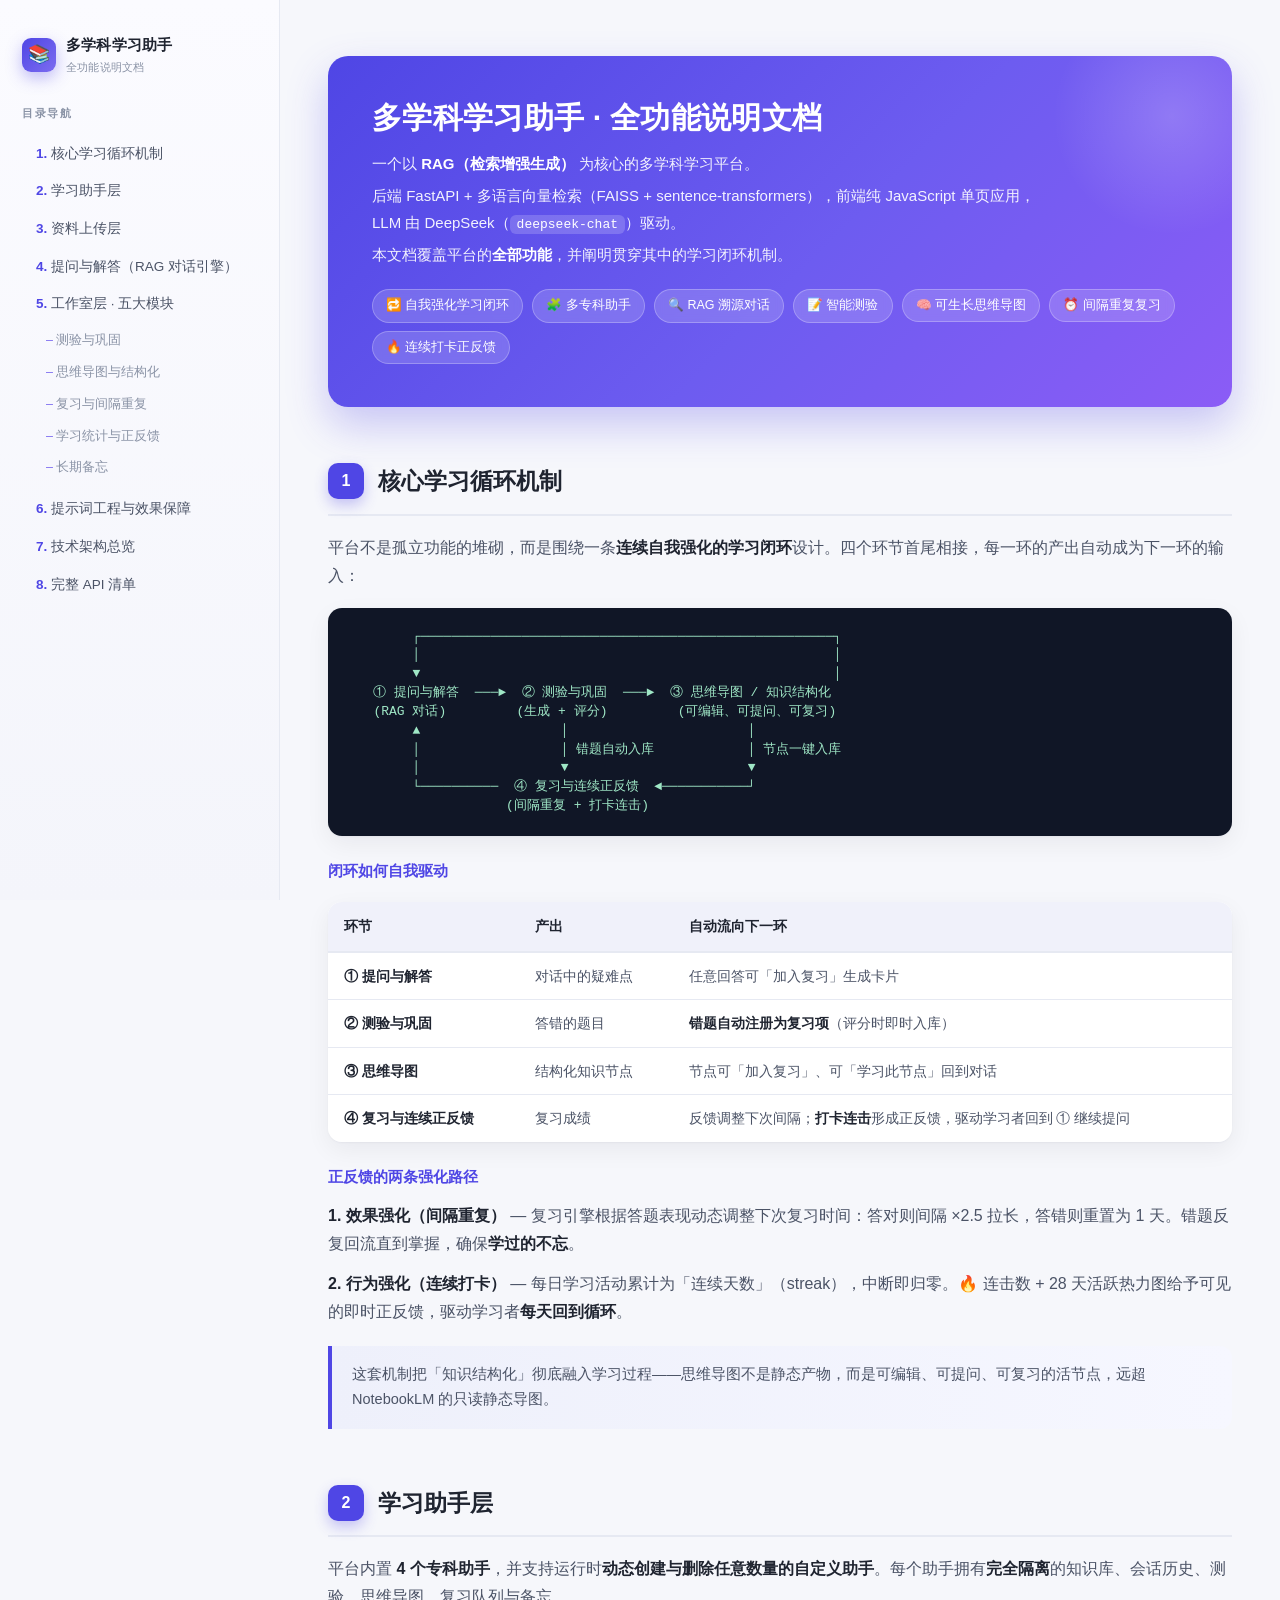
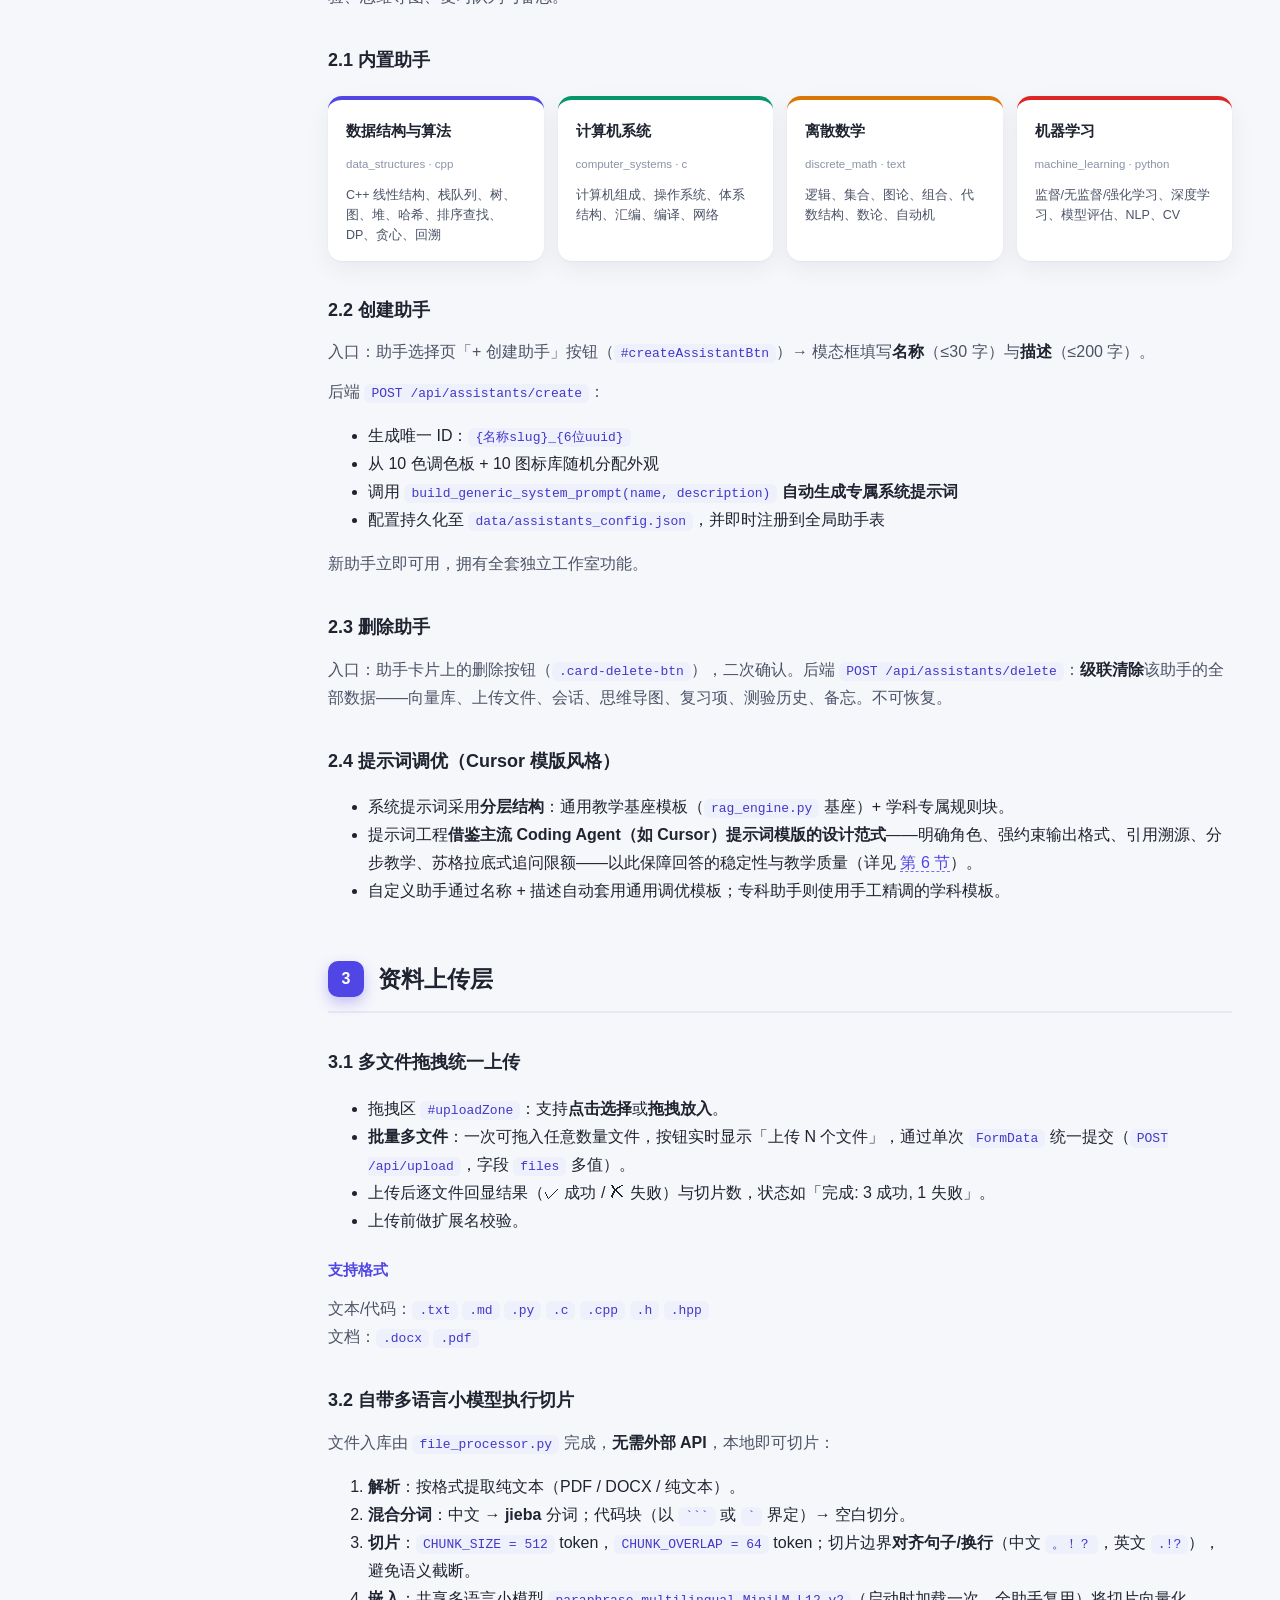
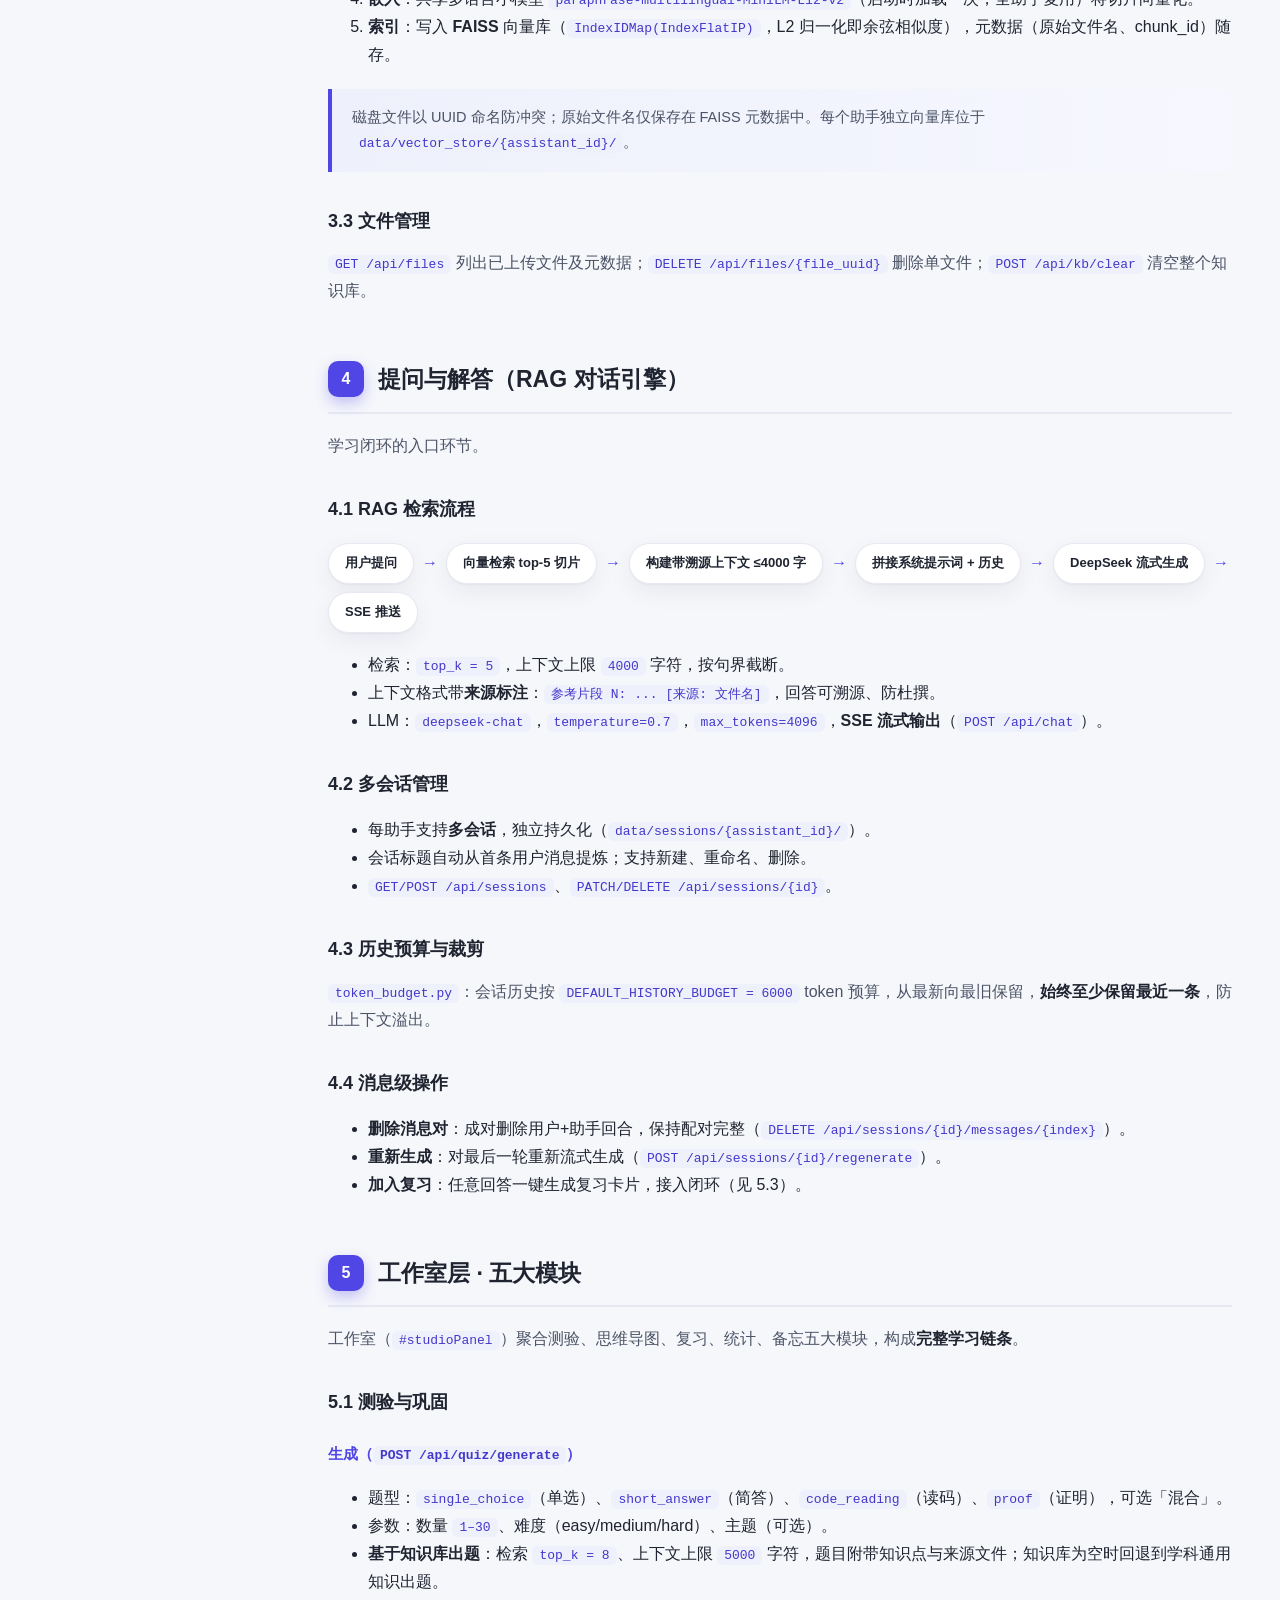
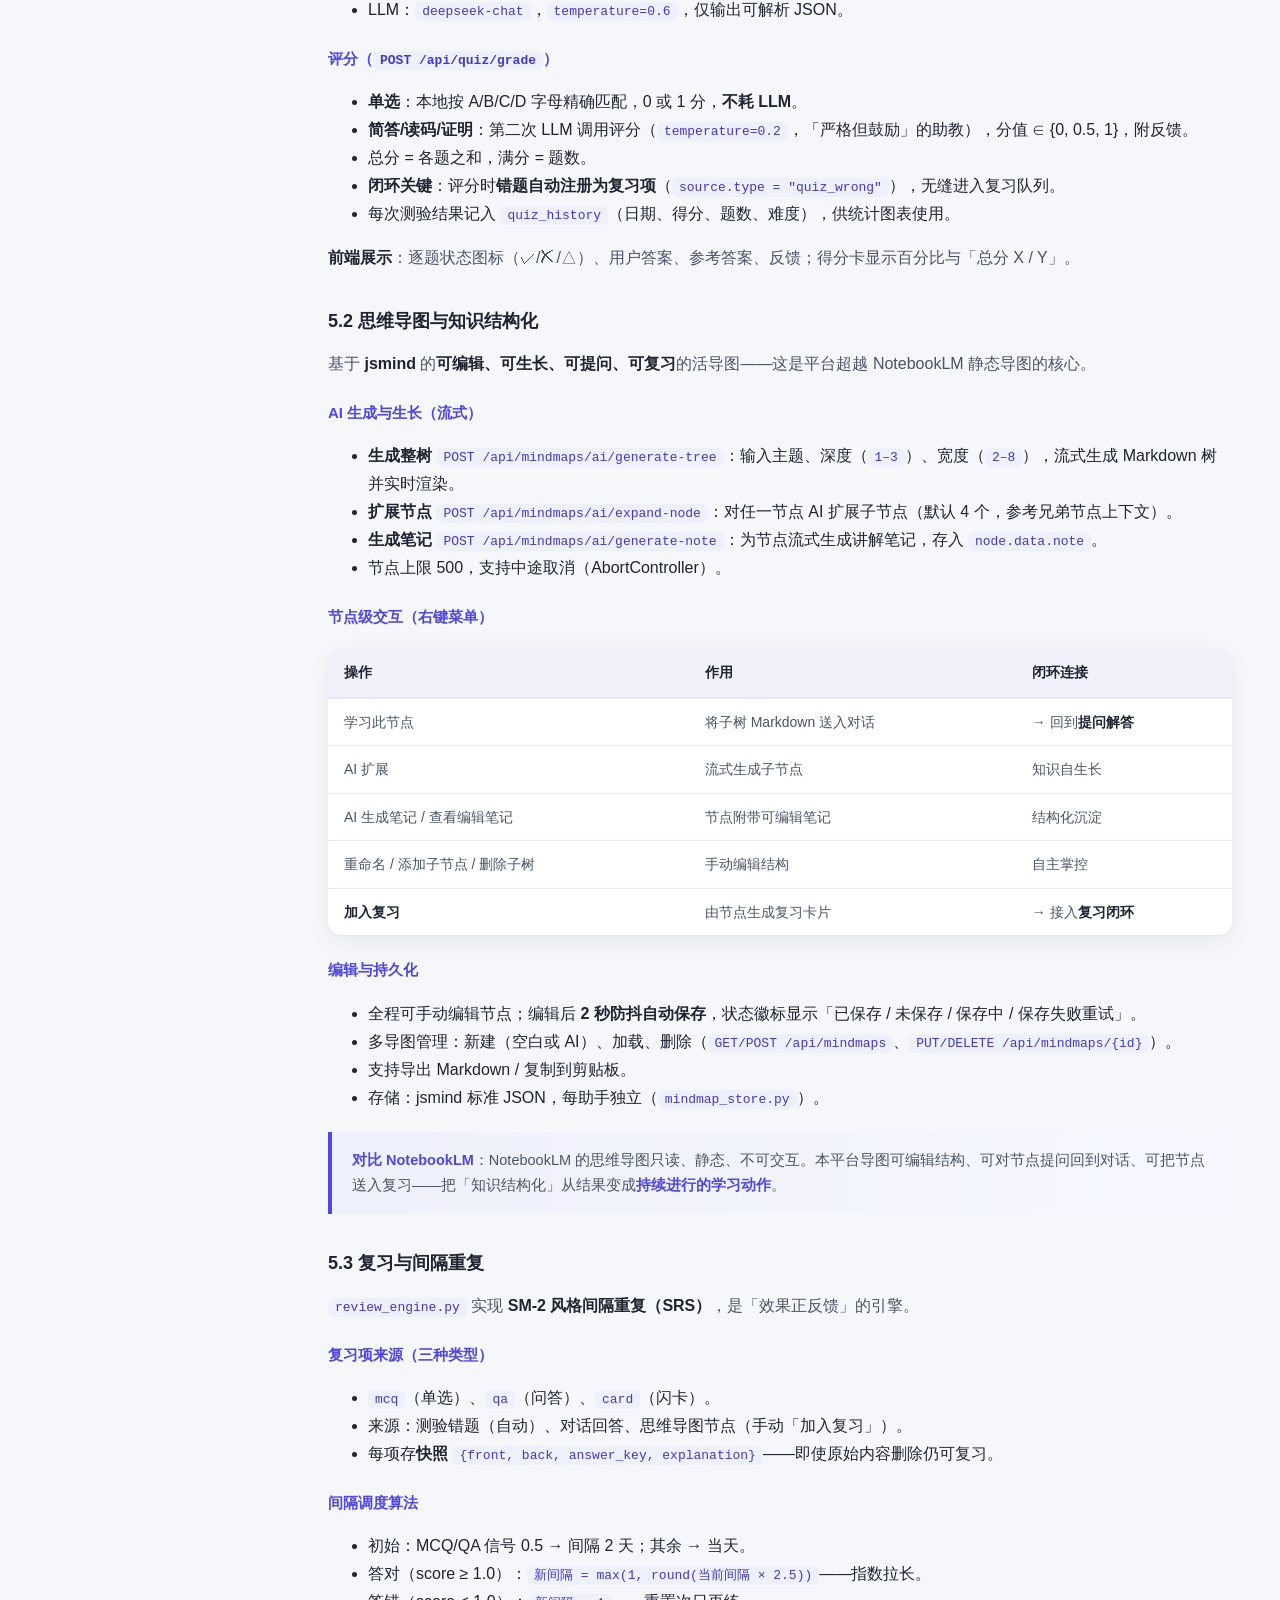
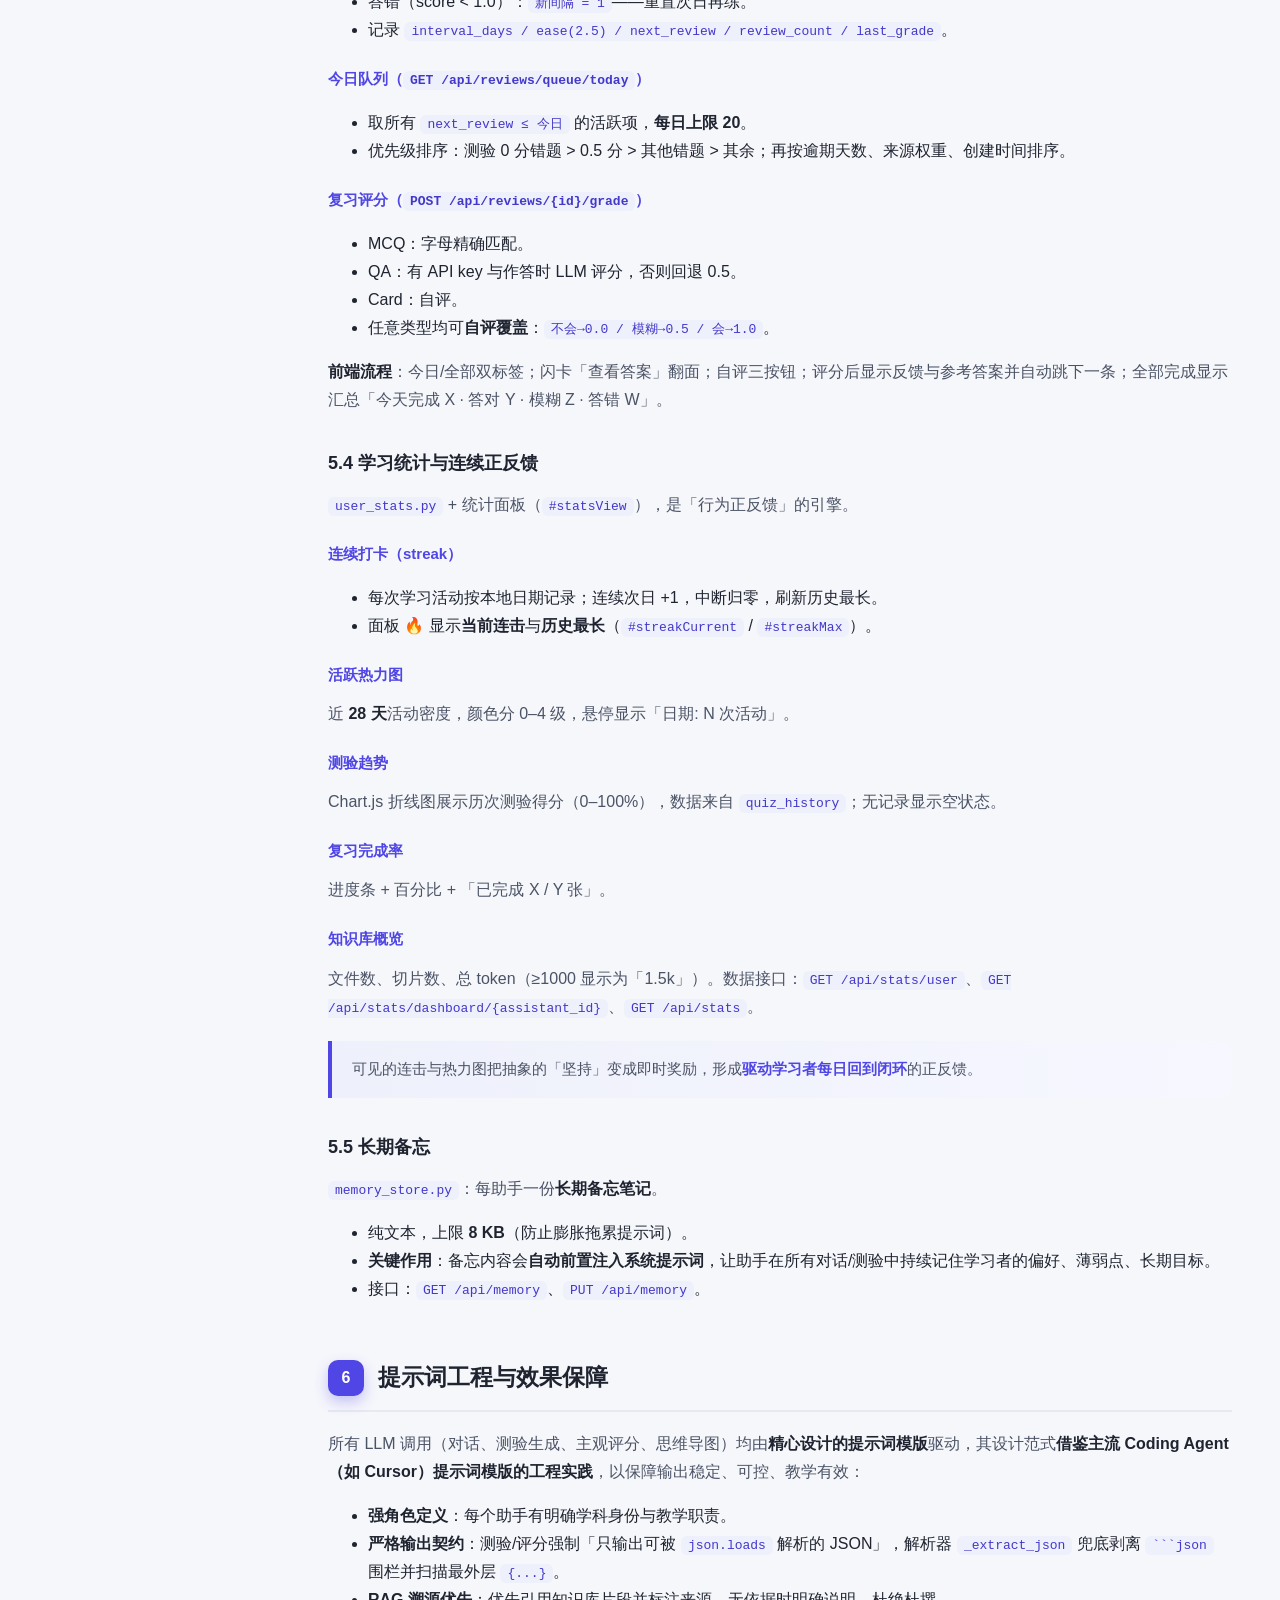
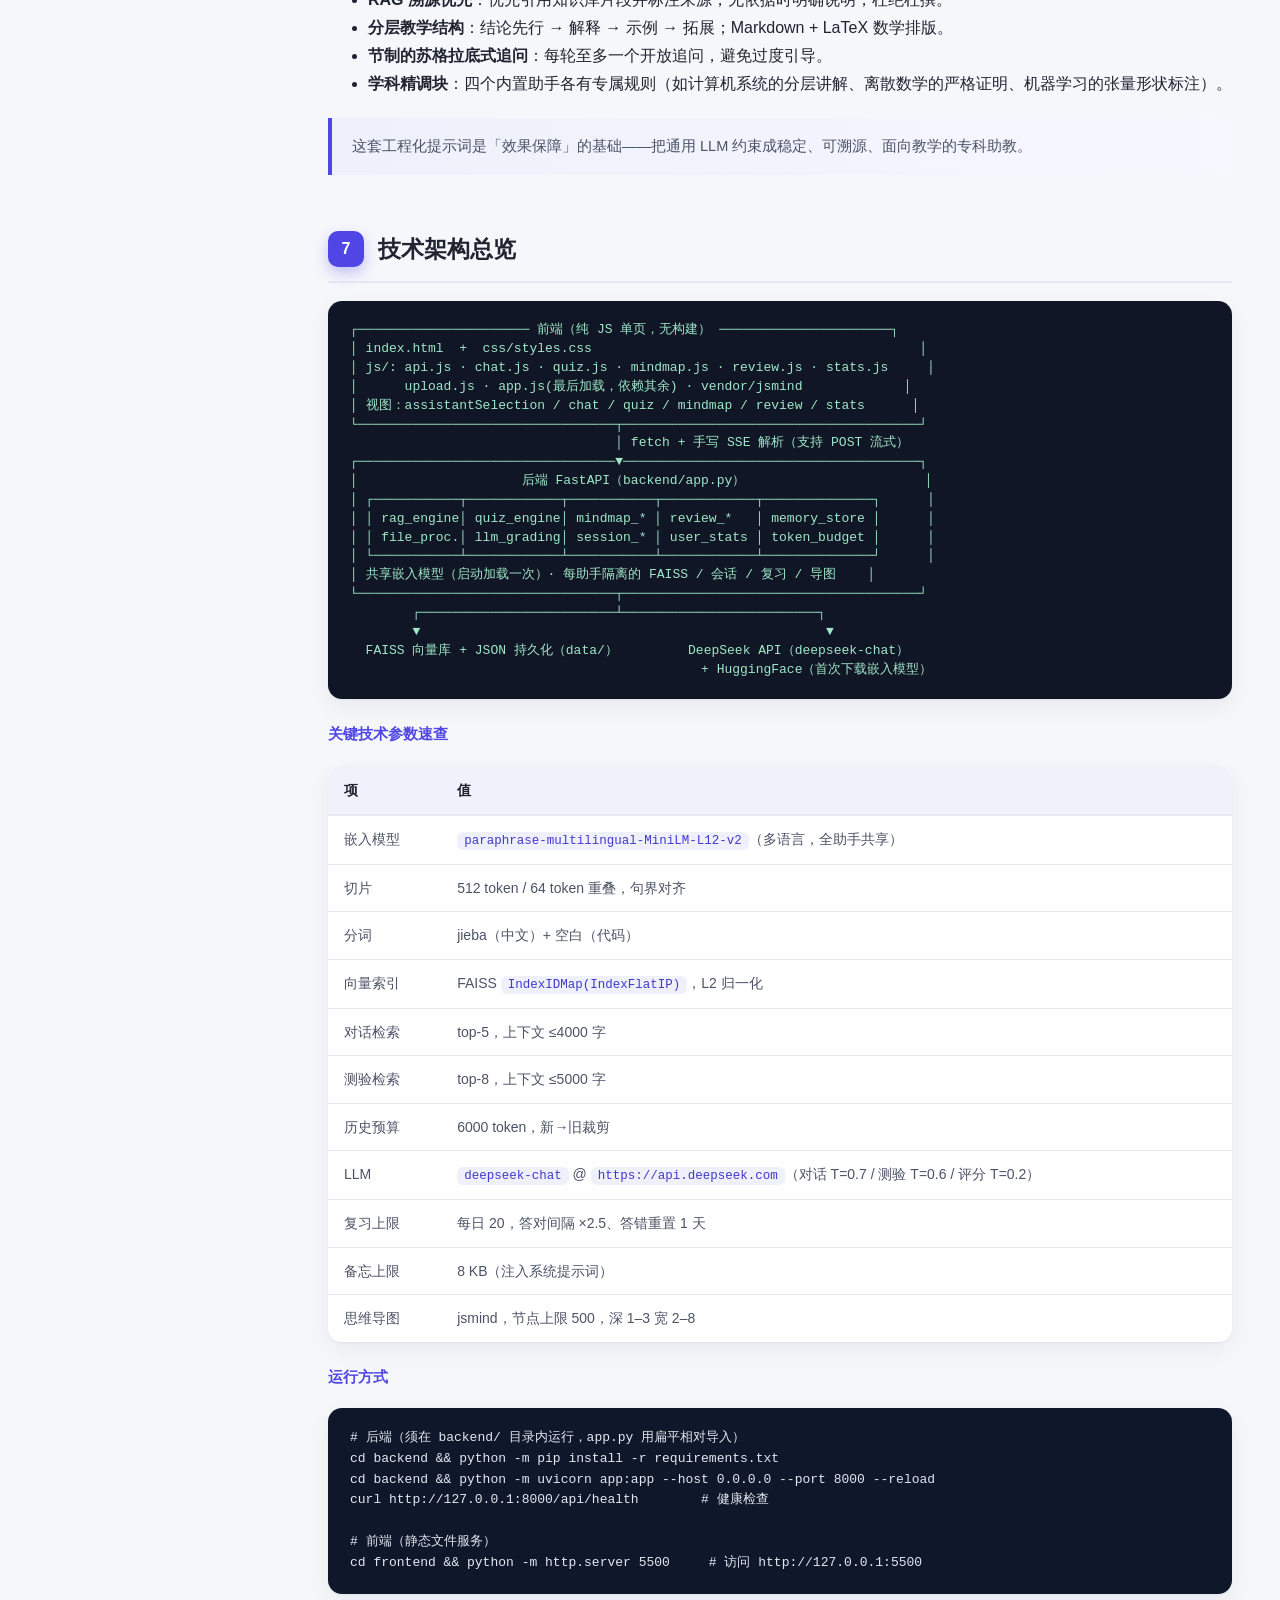
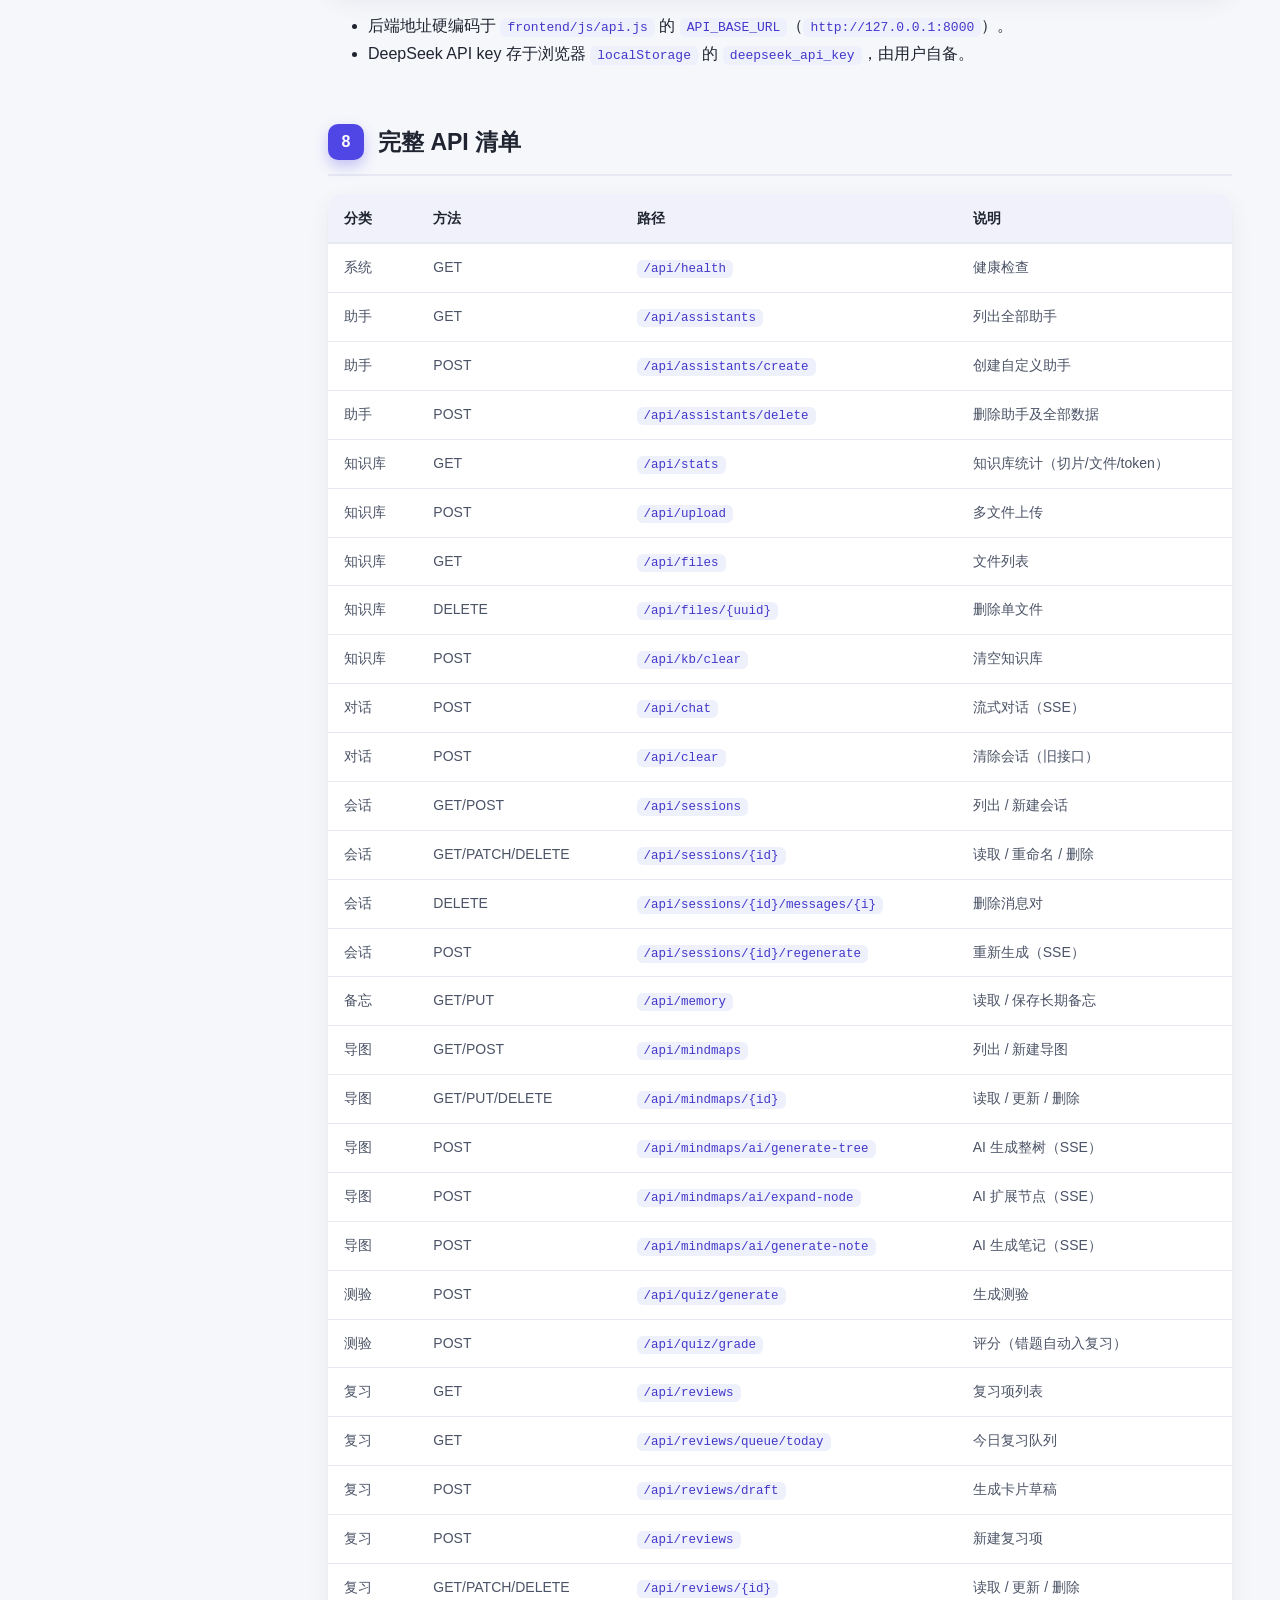
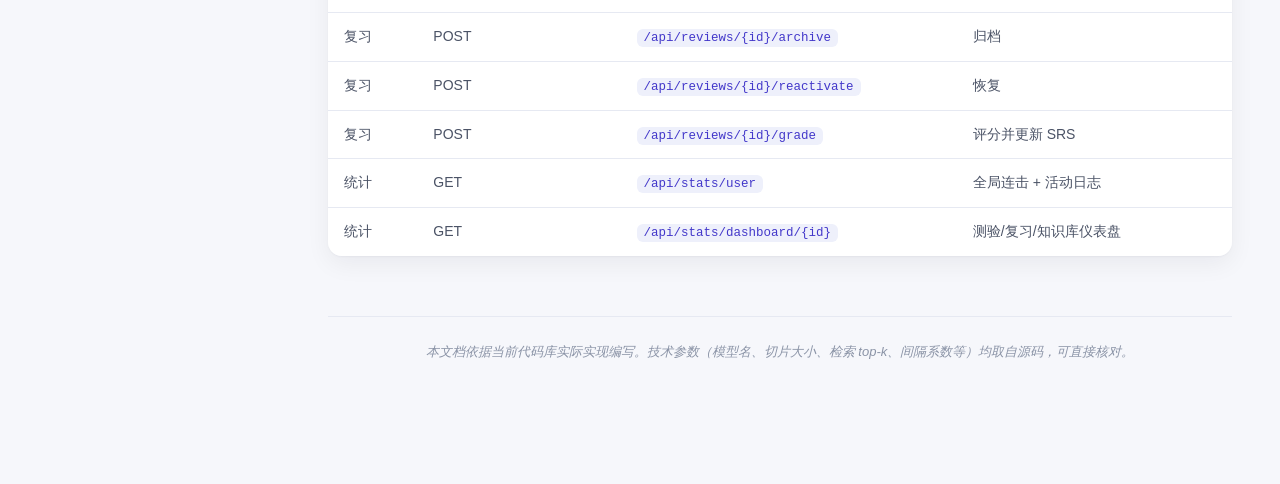
<file: 功能说明文档.html>
<!DOCTYPE html>
<html lang="zh-CN">
<head>
<meta charset="UTF-8">
<meta name="viewport" content="width=device-width, initial-scale=1.0">
<title>多学科学习助手 · 全功能说明文档</title>
<style>
  :root{
    --bg:#f6f7fb;
    --panel:#ffffff;
    --ink:#1f2430;
    --ink-soft:#4b5366;
    --muted:#8a93a6;
    --line:#e6e9f2;
    --brand:#4f46e5;
    --brand-2:#7c6cf0;
    --accent-green:#059669;
    --accent-amber:#d97706;
    --accent-red:#dc2626;
    --code-bg:#0f172a;
    --code-ink:#e2e8f0;
    --chip-bg:#eef0fb;
    --radius:14px;
    --shadow:0 1px 2px rgba(16,24,40,.04),0 8px 24px rgba(16,24,40,.06);
    --maxw:920px;
  }
  *{box-sizing:border-box}
  html{scroll-behavior:smooth}
  body{
    margin:0;
    background:var(--bg);
    color:var(--ink);
    font-family:-apple-system,BlinkMacSystemFont,"Segoe UI","PingFang SC","Hiragino Sans GB","Microsoft YaHei",sans-serif;
    line-height:1.75;
    font-size:16px;
    -webkit-font-smoothing:antialiased;
  }
  code,pre,.mono{
    font-family:"SFMono-Regular",Consolas,"Liberation Mono",Menlo,monospace;
  }

  /* ===== Layout ===== */
  .layout{
    display:grid;
    grid-template-columns:280px minmax(0,1fr);
    gap:0;
    max-width:1280px;
    margin:0 auto;
  }
  .sidebar{
    position:sticky;
    top:0;
    align-self:start;
    height:100vh;
    overflow-y:auto;
    padding:32px 22px;
    border-right:1px solid var(--line);
    background:linear-gradient(180deg,#fbfbff,#f4f5fb);
  }
  .content{
    padding:56px 48px 120px;
    max-width:calc(var(--maxw) + 96px);
  }

  /* ===== Sidebar ===== */
  .brand-mini{
    display:flex;align-items:center;gap:10px;
    margin-bottom:26px;
  }
  .brand-mini .dot{
    width:34px;height:34px;border-radius:9px;
    background:linear-gradient(135deg,var(--brand),var(--brand-2));
    display:grid;place-items:center;color:#fff;font-size:18px;
    box-shadow:0 6px 16px rgba(79,70,229,.35);
  }
  .brand-mini b{font-size:15px;letter-spacing:.2px}
  .brand-mini span{display:block;font-size:11px;color:var(--muted);font-weight:400}
  .toc-title{
    font-size:11px;text-transform:uppercase;letter-spacing:1.5px;
    color:var(--muted);margin:0 0 12px;font-weight:700;
  }
  .toc{list-style:none;margin:0;padding:0;counter-reset:toc}
  .toc>li>a{
    counter-increment:toc;
  }
  .toc a{
    display:block;
    text-decoration:none;
    color:var(--ink-soft);
    font-size:13.5px;
    padding:7px 12px;
    border-radius:8px;
    border-left:2px solid transparent;
    transition:all .15s;
  }
  .toc>li>a::before{
    content:counter(toc) ". ";
    color:var(--brand);font-weight:700;
  }
  .toc a:hover{background:var(--chip-bg);color:var(--brand)}
  .toc .sub{list-style:none;margin:2px 0 6px;padding:0}
  .toc .sub a{
    font-size:12.5px;color:var(--muted);padding:5px 12px 5px 22px;
  }
  .toc .sub a::before{content:"– ";color:var(--brand-2)}

  /* ===== Hero ===== */
  .hero{
    background:linear-gradient(135deg,#4f46e5,#6d5cf0 55%,#8b5cf6);
    color:#fff;
    border-radius:20px;
    padding:42px 44px;
    margin-bottom:40px;
    box-shadow:0 18px 40px rgba(79,70,229,.28);
    position:relative;overflow:hidden;
  }
  .hero::after{
    content:"";position:absolute;right:-60px;top:-60px;
    width:240px;height:240px;border-radius:50%;
    background:radial-gradient(circle,rgba(255,255,255,.18),transparent 70%);
  }
  .hero h1{margin:0 0 14px;font-size:30px;line-height:1.3;letter-spacing:.3px}
  .hero p{margin:6px 0;font-size:15px;color:rgba(255,255,255,.92);max-width:680px}
  .hero .tags{margin-top:20px;display:flex;flex-wrap:wrap;gap:9px}
  .hero .tags span{
    background:rgba(255,255,255,.16);
    border:1px solid rgba(255,255,255,.25);
    padding:5px 13px;border-radius:999px;font-size:12.5px;font-weight:500;
    backdrop-filter:blur(4px);
  }

  /* ===== Headings ===== */
  h2.sec{
    font-size:23px;
    margin:54px 0 18px;
    padding-bottom:12px;
    border-bottom:2px solid var(--line);
    display:flex;align-items:center;gap:14px;
    scroll-margin-top:24px;
  }
  h2.sec .num{
    flex:none;
    width:36px;height:36px;border-radius:10px;
    background:var(--brand);color:#fff;
    display:grid;place-items:center;font-size:16px;font-weight:700;
    box-shadow:0 6px 14px rgba(79,70,229,.3);
  }
  h3{font-size:18px;margin:34px 0 12px;color:var(--ink);scroll-margin-top:24px}
  h4{font-size:15px;margin:22px 0 8px;color:var(--brand);font-weight:700}
  p{margin:12px 0;color:var(--ink-soft)}
  strong{color:var(--ink);font-weight:650}
  a.inline{color:var(--brand);text-decoration:none;border-bottom:1px dashed var(--brand-2)}
  a.inline:hover{background:var(--chip-bg)}

  /* ===== Tables ===== */
  .table-wrap{overflow-x:auto;margin:18px 0;border-radius:var(--radius);box-shadow:var(--shadow)}
  table{border-collapse:collapse;width:100%;background:var(--panel);font-size:14px}
  thead th{
    background:#f0f1fa;
    color:var(--ink);
    text-align:left;
    padding:12px 16px;
    font-weight:700;
    border-bottom:2px solid var(--line);
    white-space:nowrap;
  }
  tbody td{padding:11px 16px;border-bottom:1px solid var(--line);color:var(--ink-soft);vertical-align:top}
  tbody tr:last-child td{border-bottom:none}
  tbody tr:hover{background:#fafbff}
  td code,th code{font-size:12.5px}

  /* ===== Inline code & code blocks ===== */
  code{
    background:var(--chip-bg);
    color:#4338ca;
    padding:2px 7px;border-radius:6px;font-size:13px;
  }
  pre{
    background:var(--code-bg);
    color:var(--code-ink);
    padding:20px 22px;
    border-radius:var(--radius);
    overflow-x:auto;
    font-size:13px;
    line-height:1.6;
    margin:18px 0;
    box-shadow:var(--shadow);
  }
  pre code{background:none;color:inherit;padding:0;font-size:13px}
  pre.ascii{
    background:#101626;
    color:#9fe7c6;
    line-height:1.45;
  }

  /* ===== Callout / blockquote ===== */
  blockquote{
    margin:20px 0;
    padding:16px 20px;
    background:linear-gradient(90deg,#eef0fb,#f6f7ff);
    border-left:4px solid var(--brand);
    border-radius:0 12px 12px 0;
    color:var(--ink-soft);
    font-size:14.5px;
  }
  blockquote strong{color:var(--brand)}

  /* ===== Cards (assistant overview) ===== */
  .cards{display:grid;grid-template-columns:repeat(auto-fit,minmax(210px,1fr));gap:14px;margin:20px 0}
  .card{
    background:var(--panel);border-radius:var(--radius);padding:18px 18px 16px;
    box-shadow:var(--shadow);border-top:4px solid var(--c,#4f46e5);
  }
  .card h5{margin:0 0 4px;font-size:15px;color:var(--ink)}
  .card .id{font-size:11.5px;color:var(--muted)}
  .card p{font-size:12.5px;margin:8px 0 0;line-height:1.6}

  /* ===== Pipeline pills ===== */
  .pipeline{
    display:flex;flex-wrap:wrap;align-items:center;gap:8px;margin:18px 0;
  }
  .pipeline .step{
    background:var(--panel);border:1px solid var(--line);border-radius:999px;
    padding:8px 16px;font-size:13px;font-weight:600;color:var(--ink);box-shadow:var(--shadow);
  }
  .pipeline .arrow{color:var(--brand);font-weight:700;font-size:16px}

  /* ===== Footer ===== */
  .footer{
    margin-top:60px;padding-top:24px;border-top:1px solid var(--line);
    color:var(--muted);font-size:13px;text-align:center;font-style:italic;
  }

  .anchor{position:relative;top:-10px}

  /* ===== Responsive ===== */
  @media(max-width:880px){
    .layout{grid-template-columns:1fr}
    .sidebar{display:none}
    .content{padding:32px 20px 80px}
    .hero{padding:30px 24px}
    .hero h1{font-size:24px}
  }
</style>
</head>
<body>
<div class="layout">

  <!-- ============ SIDEBAR ============ -->
  <aside class="sidebar">
    <div class="brand-mini">
      <div class="dot">📚</div>
      <b>多学科学习助手<span>全功能说明文档</span></b>
    </div>
    <p class="toc-title">目录导航</p>
    <ul class="toc">
      <li><a href="#sec1">核心学习循环机制</a></li>
      <li><a href="#sec2">学习助手层</a></li>
      <li><a href="#sec3">资料上传层</a></li>
      <li><a href="#sec4">提问与解答（RAG 对话引擎）</a></li>
      <li><a href="#sec5">工作室层 · 五大模块</a>
        <ul class="sub">
          <li><a href="#sec5-1">测验与巩固</a></li>
          <li><a href="#sec5-2">思维导图与结构化</a></li>
          <li><a href="#sec5-3">复习与间隔重复</a></li>
          <li><a href="#sec5-4">学习统计与正反馈</a></li>
          <li><a href="#sec5-5">长期备忘</a></li>
        </ul>
      </li>
      <li><a href="#sec6">提示词工程与效果保障</a></li>
      <li><a href="#sec7">技术架构总览</a></li>
      <li><a href="#sec8">完整 API 清单</a></li>
    </ul>
  </aside>

  <!-- ============ CONTENT ============ -->
  <main class="content">

    <!-- HERO -->
    <header class="hero">
      <h1>多学科学习助手 · 全功能说明文档</h1>
      <p>一个以 <strong style="color:#fff">RAG（检索增强生成）</strong> 为核心的多学科学习平台。</p>
      <p>后端 FastAPI + 多语言向量检索（FAISS + sentence-transformers），前端纯 JavaScript 单页应用，LLM 由 DeepSeek（<code style="background:rgba(255,255,255,.18);color:#fff">deepseek-chat</code>）驱动。</p>
      <p>本文档覆盖平台的<strong style="color:#fff">全部功能</strong>，并阐明贯穿其中的学习闭环机制。</p>
      <div class="tags">
        <span>🔁 自我强化学习闭环</span>
        <span>🧩 多专科助手</span>
        <span>🔍 RAG 溯源对话</span>
        <span>📝 智能测验</span>
        <span>🧠 可生长思维导图</span>
        <span>⏰ 间隔重复复习</span>
        <span>🔥 连续打卡正反馈</span>
      </div>
    </header>

    <!-- ============ SECTION 1 ============ -->
    <h2 class="sec" id="sec1"><span class="num">1</span>核心学习循环机制</h2>
    <p>平台不是孤立功能的堆砌，而是围绕一条<strong>连续自我强化的学习闭环</strong>设计。四个环节首尾相接，每一环的产出自动成为下一环的输入：</p>

<pre class="ascii">        ┌─────────────────────────────────────────────────────┐
        │                                                     │
        ▼                                                     │
   ① 提问与解答  ───►  ② 测验与巩固  ───►  ③ 思维导图 / 知识结构化
   (RAG 对话)         (生成 + 评分)         (可编辑、可提问、可复习)
        ▲                  │                       │
        │                  │ 错题自动入库            │ 节点一键入库
        │                  ▼                       ▼
        └──────────  ④ 复习与连续正反馈  ◄───────────┘
                    (间隔重复 + 打卡连击)</pre>

    <h4>闭环如何自我驱动</h4>
    <div class="table-wrap">
    <table>
      <thead><tr><th>环节</th><th>产出</th><th>自动流向下一环</th></tr></thead>
      <tbody>
        <tr><td><strong>① 提问与解答</strong></td><td>对话中的疑难点</td><td>任意回答可「加入复习」生成卡片</td></tr>
        <tr><td><strong>② 测验与巩固</strong></td><td>答错的题目</td><td><strong>错题自动注册为复习项</strong>（评分时即时入库）</td></tr>
        <tr><td><strong>③ 思维导图</strong></td><td>结构化知识节点</td><td>节点可「加入复习」、可「学习此节点」回到对话</td></tr>
        <tr><td><strong>④ 复习与连续正反馈</strong></td><td>复习成绩</td><td>反馈调整下次间隔；<strong>打卡连击</strong>形成正反馈，驱动学习者回到 ① 继续提问</td></tr>
      </tbody>
    </table>
    </div>

    <h4>正反馈的两条强化路径</h4>
    <p><strong>1. 效果强化（间隔重复）</strong> — 复习引擎根据答题表现动态调整下次复习时间：答对则间隔 ×2.5 拉长，答错则重置为 1 天。错题反复回流直到掌握，确保<strong>学过的不忘</strong>。</p>
    <p><strong>2. 行为强化（连续打卡）</strong> — 每日学习活动累计为「连续天数」（streak），中断即归零。🔥 连击数 + 28 天活跃热力图给予可见的即时正反馈，驱动学习者<strong>每天回到循环</strong>。</p>
    <blockquote>这套机制把「知识结构化」彻底融入学习过程——思维导图不是静态产物，而是可编辑、可提问、可复习的活节点，远超 NotebookLM 的只读静态导图。</blockquote>

    <!-- ============ SECTION 2 ============ -->
    <h2 class="sec" id="sec2"><span class="num">2</span>学习助手层</h2>
    <p>平台内置 <strong>4 个专科助手</strong>，并支持运行时<strong>动态创建与删除任意数量的自定义助手</strong>。每个助手拥有<strong>完全隔离</strong>的知识库、会话历史、测验、思维导图、复习队列与备忘。</p>

    <h3>2.1 内置助手</h3>
    <div class="cards">
      <div class="card" style="--c:#4f46e5">
        <h5>数据结构与算法</h5><span class="id">data_structures · cpp</span>
        <p>C++ 线性结构、栈队列、树、图、堆、哈希、排序查找、DP、贪心、回溯</p>
      </div>
      <div class="card" style="--c:#059669">
        <h5>计算机系统</h5><span class="id">computer_systems · c</span>
        <p>计算机组成、操作系统、体系结构、汇编、编译、网络</p>
      </div>
      <div class="card" style="--c:#d97706">
        <h5>离散数学</h5><span class="id">discrete_math · text</span>
        <p>逻辑、集合、图论、组合、代数结构、数论、自动机</p>
      </div>
      <div class="card" style="--c:#dc2626">
        <h5>机器学习</h5><span class="id">machine_learning · python</span>
        <p>监督/无监督/强化学习、深度学习、模型评估、NLP、CV</p>
      </div>
    </div>

    <h3>2.2 创建助手</h3>
    <p>入口：助手选择页「+ 创建助手」按钮（<code>#createAssistantBtn</code>）→ 模态框填写<strong>名称</strong>（≤30 字）与<strong>描述</strong>（≤200 字）。</p>
    <p>后端 <code>POST /api/assistants/create</code>：</p>
    <ul>
      <li>生成唯一 ID：<code>{名称slug}_{6位uuid}</code></li>
      <li>从 10 色调色板 + 10 图标库随机分配外观</li>
      <li>调用 <code>build_generic_system_prompt(name, description)</code> <strong>自动生成专属系统提示词</strong></li>
      <li>配置持久化至 <code>data/assistants_config.json</code>，并即时注册到全局助手表</li>
    </ul>
    <p>新助手立即可用，拥有全套独立工作室功能。</p>

    <h3>2.3 删除助手</h3>
    <p>入口：助手卡片上的删除按钮（<code>.card-delete-btn</code>），二次确认。后端 <code>POST /api/assistants/delete</code>：<strong>级联清除</strong>该助手的全部数据——向量库、上传文件、会话、思维导图、复习项、测验历史、备忘。不可恢复。</p>

    <h3>2.4 提示词调优（Cursor 模版风格）</h3>
    <ul>
      <li>系统提示词采用<strong>分层结构</strong>：通用教学基座模板（<code>rag_engine.py</code> 基座）+ 学科专属规则块。</li>
      <li>提示词工程<strong>借鉴主流 Coding Agent（如 Cursor）提示词模版的设计范式</strong>——明确角色、强约束输出格式、引用溯源、分步教学、苏格拉底式追问限额——以此保障回答的稳定性与教学质量（详见 <a class="inline" href="#sec6">第 6 节</a>）。</li>
      <li>自定义助手通过名称 + 描述自动套用通用调优模板；专科助手则使用手工精调的学科模板。</li>
    </ul>

    <!-- ============ SECTION 3 ============ -->
    <h2 class="sec" id="sec3"><span class="num">3</span>资料上传层</h2>

    <h3>3.1 多文件拖拽统一上传</h3>
    <ul>
      <li>拖拽区 <code>#uploadZone</code>：支持<strong>点击选择</strong>或<strong>拖拽放入</strong>。</li>
      <li><strong>批量多文件</strong>：一次可拖入任意数量文件，按钮实时显示「上传 N 个文件」，通过单次 <code>FormData</code> 统一提交（<code>POST /api/upload</code>，字段 <code>files</code> 多值）。</li>
      <li>上传后逐文件回显结果（✓ 成功 / ✗ 失败）与切片数，状态如「完成: 3 成功, 1 失败」。</li>
      <li>上传前做扩展名校验。</li>
    </ul>
    <h4>支持格式</h4>
    <p>文本/代码：<code>.txt</code> <code>.md</code> <code>.py</code> <code>.c</code> <code>.cpp</code> <code>.h</code> <code>.hpp</code><br>文档：<code>.docx</code> <code>.pdf</code></p>

    <h3>3.2 自带多语言小模型执行切片</h3>
    <p>文件入库由 <code>file_processor.py</code> 完成，<strong>无需外部 API</strong>，本地即可切片：</p>
    <ol>
      <li><strong>解析</strong>：按格式提取纯文本（PDF / DOCX / 纯文本）。</li>
      <li><strong>混合分词</strong>：中文 → <strong>jieba</strong> 分词；代码块（以 <code>```</code> 或 <code>`</code> 界定）→ 空白切分。</li>
      <li><strong>切片</strong>：<code>CHUNK_SIZE = 512</code> token，<code>CHUNK_OVERLAP = 64</code> token；切片边界<strong>对齐句子/换行</strong>（中文 <code>。！？</code>，英文 <code>.!?</code>），避免语义截断。</li>
      <li><strong>嵌入</strong>：共享多语言小模型 <code>paraphrase-multilingual-MiniLM-L12-v2</code>（启动时加载一次，全助手复用）将切片向量化。</li>
      <li><strong>索引</strong>：写入 <strong>FAISS</strong> 向量库（<code>IndexIDMap(IndexFlatIP)</code>，L2 归一化即余弦相似度），元数据（原始文件名、chunk_id）随存。</li>
    </ol>
    <blockquote>磁盘文件以 UUID 命名防冲突；原始文件名仅保存在 FAISS 元数据中。每个助手独立向量库位于 <code>data/vector_store/{assistant_id}/</code>。</blockquote>

    <h3>3.3 文件管理</h3>
    <p><code>GET /api/files</code> 列出已上传文件及元数据；<code>DELETE /api/files/{file_uuid}</code> 删除单文件；<code>POST /api/kb/clear</code> 清空整个知识库。</p>

    <!-- ============ SECTION 4 ============ -->
    <h2 class="sec" id="sec4"><span class="num">4</span>提问与解答（RAG 对话引擎）</h2>
    <p>学习闭环的入口环节。</p>

    <h3>4.1 RAG 检索流程</h3>
    <div class="pipeline">
      <span class="step">用户提问</span><span class="arrow">→</span>
      <span class="step">向量检索 top-5 切片</span><span class="arrow">→</span>
      <span class="step">构建带溯源上下文 ≤4000 字</span><span class="arrow">→</span>
      <span class="step">拼接系统提示词 + 历史</span><span class="arrow">→</span>
      <span class="step">DeepSeek 流式生成</span><span class="arrow">→</span>
      <span class="step">SSE 推送</span>
    </div>
    <ul>
      <li>检索：<code>top_k = 5</code>，上下文上限 <code>4000</code> 字符，按句界截断。</li>
      <li>上下文格式带<strong>来源标注</strong>：<code>参考片段 N: ... [来源: 文件名]</code>，回答可溯源、防杜撰。</li>
      <li>LLM：<code>deepseek-chat</code>，<code>temperature=0.7</code>，<code>max_tokens=4096</code>，<strong>SSE 流式输出</strong>（<code>POST /api/chat</code>）。</li>
    </ul>

    <h3>4.2 多会话管理</h3>
    <ul>
      <li>每助手支持<strong>多会话</strong>，独立持久化（<code>data/sessions/{assistant_id}/</code>）。</li>
      <li>会话标题自动从首条用户消息提炼；支持新建、重命名、删除。</li>
      <li><code>GET/POST /api/sessions</code>、<code>PATCH/DELETE /api/sessions/{id}</code>。</li>
    </ul>

    <h3>4.3 历史预算与裁剪</h3>
    <p><code>token_budget.py</code>：会话历史按 <code>DEFAULT_HISTORY_BUDGET = 6000</code> token 预算，从最新向最旧保留，<strong>始终至少保留最近一条</strong>，防止上下文溢出。</p>

    <h3>4.4 消息级操作</h3>
    <ul>
      <li><strong>删除消息对</strong>：成对删除用户+助手回合，保持配对完整（<code>DELETE /api/sessions/{id}/messages/{index}</code>）。</li>
      <li><strong>重新生成</strong>：对最后一轮重新流式生成（<code>POST /api/sessions/{id}/regenerate</code>）。</li>
      <li><strong>加入复习</strong>：任意回答一键生成复习卡片，接入闭环（见 5.3）。</li>
    </ul>

    <!-- ============ SECTION 5 ============ -->
    <h2 class="sec" id="sec5"><span class="num">5</span>工作室层 · 五大模块</h2>
    <p>工作室（<code>#studioPanel</code>）聚合测验、思维导图、复习、统计、备忘五大模块，构成<strong>完整学习链条</strong>。</p>

    <h3 id="sec5-1">5.1 测验与巩固</h3>
    <h4>生成（<code>POST /api/quiz/generate</code>）</h4>
    <ul>
      <li>题型：<code>single_choice</code>（单选）、<code>short_answer</code>（简答）、<code>code_reading</code>（读码）、<code>proof</code>（证明），可选「混合」。</li>
      <li>参数：数量 <code>1–30</code>、难度（easy/medium/hard）、主题（可选）。</li>
      <li><strong>基于知识库出题</strong>：检索 <code>top_k = 8</code>、上下文上限 <code>5000</code> 字符，题目附带知识点与来源文件；知识库为空时回退到学科通用知识出题。</li>
      <li>LLM：<code>deepseek-chat</code>，<code>temperature=0.6</code>，仅输出可解析 JSON。</li>
    </ul>
    <h4>评分（<code>POST /api/quiz/grade</code>）</h4>
    <ul>
      <li><strong>单选</strong>：本地按 A/B/C/D 字母精确匹配，0 或 1 分，<strong>不耗 LLM</strong>。</li>
      <li><strong>简答/读码/证明</strong>：第二次 LLM 调用评分（<code>temperature=0.2</code>，「严格但鼓励」的助教），分值 ∈ {0, 0.5, 1}，附反馈。</li>
      <li>总分 = 各题之和，满分 = 题数。</li>
      <li><strong>闭环关键</strong>：评分时<strong>错题自动注册为复习项</strong>（<code>source.type = "quiz_wrong"</code>），无缝进入复习队列。</li>
      <li>每次测验结果记入 <code>quiz_history</code>（日期、得分、题数、难度），供统计图表使用。</li>
    </ul>
    <p><strong>前端展示</strong>：逐题状态图标（✓/✗/△）、用户答案、参考答案、反馈；得分卡显示百分比与「总分 X / Y」。</p>

    <h3 id="sec5-2">5.2 思维导图与知识结构化</h3>
    <p>基于 <strong>jsmind</strong> 的<strong>可编辑、可生长、可提问、可复习</strong>的活导图——这是平台超越 NotebookLM 静态导图的核心。</p>
    <h4>AI 生成与生长（流式）</h4>
    <ul>
      <li><strong>生成整树</strong> <code>POST /api/mindmaps/ai/generate-tree</code>：输入主题、深度（<code>1–3</code>）、宽度（<code>2–8</code>），流式生成 Markdown 树并实时渲染。</li>
      <li><strong>扩展节点</strong> <code>POST /api/mindmaps/ai/expand-node</code>：对任一节点 AI 扩展子节点（默认 4 个，参考兄弟节点上下文）。</li>
      <li><strong>生成笔记</strong> <code>POST /api/mindmaps/ai/generate-note</code>：为节点流式生成讲解笔记，存入 <code>node.data.note</code>。</li>
      <li>节点上限 500，支持中途取消（AbortController）。</li>
    </ul>
    <h4>节点级交互（右键菜单）</h4>
    <div class="table-wrap">
    <table>
      <thead><tr><th>操作</th><th>作用</th><th>闭环连接</th></tr></thead>
      <tbody>
        <tr><td>学习此节点</td><td>将子树 Markdown 送入对话</td><td>→ 回到<strong>提问解答</strong></td></tr>
        <tr><td>AI 扩展</td><td>流式生成子节点</td><td>知识自生长</td></tr>
        <tr><td>AI 生成笔记 / 查看编辑笔记</td><td>节点附带可编辑笔记</td><td>结构化沉淀</td></tr>
        <tr><td>重命名 / 添加子节点 / 删除子树</td><td>手动编辑结构</td><td>自主掌控</td></tr>
        <tr><td><strong>加入复习</strong></td><td>由节点生成复习卡片</td><td>→ 接入<strong>复习闭环</strong></td></tr>
      </tbody>
    </table>
    </div>
    <h4>编辑与持久化</h4>
    <ul>
      <li>全程可手动编辑节点；编辑后 <strong>2 秒防抖自动保存</strong>，状态徽标显示「已保存 / 未保存 / 保存中 / 保存失败重试」。</li>
      <li>多导图管理：新建（空白或 AI）、加载、删除（<code>GET/POST /api/mindmaps</code>、<code>PUT/DELETE /api/mindmaps/{id}</code>）。</li>
      <li>支持导出 Markdown / 复制到剪贴板。</li>
      <li>存储：jsmind 标准 JSON，每助手独立（<code>mindmap_store.py</code>）。</li>
    </ul>
    <blockquote><strong>对比 NotebookLM</strong>：NotebookLM 的思维导图只读、静态、不可交互。本平台导图可编辑结构、可对节点提问回到对话、可把节点送入复习——把「知识结构化」从结果变成<strong>持续进行的学习动作</strong>。</blockquote>

    <h3 id="sec5-3">5.3 复习与间隔重复</h3>
    <p><code>review_engine.py</code> 实现 <strong>SM-2 风格间隔重复（SRS）</strong>，是「效果正反馈」的引擎。</p>
    <h4>复习项来源（三种类型）</h4>
    <ul>
      <li><code>mcq</code>（单选）、<code>qa</code>（问答）、<code>card</code>（闪卡）。</li>
      <li>来源：测验错题（自动）、对话回答、思维导图节点（手动「加入复习」）。</li>
      <li>每项存<strong>快照</strong> <code>{front, back, answer_key, explanation}</code>——即使原始内容删除仍可复习。</li>
    </ul>
    <h4>间隔调度算法</h4>
    <ul>
      <li>初始：MCQ/QA 信号 0.5 → 间隔 2 天；其余 → 当天。</li>
      <li>答对（score ≥ 1.0）：<code>新间隔 = max(1, round(当前间隔 × 2.5))</code>——指数拉长。</li>
      <li>答错（score &lt; 1.0）：<code>新间隔 = 1</code>——重置次日再练。</li>
      <li>记录 <code>interval_days / ease(2.5) / next_review / review_count / last_grade</code>。</li>
    </ul>
    <h4>今日队列（<code>GET /api/reviews/queue/today</code>）</h4>
    <ul>
      <li>取所有 <code>next_review ≤ 今日</code> 的活跃项，<strong>每日上限 20</strong>。</li>
      <li>优先级排序：测验 0 分错题 &gt; 0.5 分 &gt; 其他错题 &gt; 其余；再按逾期天数、来源权重、创建时间排序。</li>
    </ul>
    <h4>复习评分（<code>POST /api/reviews/{id}/grade</code>）</h4>
    <ul>
      <li>MCQ：字母精确匹配。</li>
      <li>QA：有 API key 与作答时 LLM 评分，否则回退 0.5。</li>
      <li>Card：自评。</li>
      <li>任意类型均可<strong>自评覆盖</strong>：<code>不会→0.0 / 模糊→0.5 / 会→1.0</code>。</li>
    </ul>
    <p><strong>前端流程</strong>：今日/全部双标签；闪卡「查看答案」翻面；自评三按钮；评分后显示反馈与参考答案并自动跳下一条；全部完成显示汇总「今天完成 X · 答对 Y · 模糊 Z · 答错 W」。</p>

    <h3 id="sec5-4">5.4 学习统计与连续正反馈</h3>
    <p><code>user_stats.py</code> + 统计面板（<code>#statsView</code>），是「行为正反馈」的引擎。</p>
    <h4>连续打卡（streak）</h4>
    <ul>
      <li>每次学习活动按本地日期记录；连续次日 +1，中断归零，刷新历史最长。</li>
      <li>面板 🔥 显示<strong>当前连击</strong>与<strong>历史最长</strong>（<code>#streakCurrent</code> / <code>#streakMax</code>）。</li>
    </ul>
    <h4>活跃热力图</h4>
    <p>近 <strong>28 天</strong>活动密度，颜色分 0–4 级，悬停显示「日期: N 次活动」。</p>
    <h4>测验趋势</h4>
    <p>Chart.js 折线图展示历次测验得分（0–100%），数据来自 <code>quiz_history</code>；无记录显示空状态。</p>
    <h4>复习完成率</h4>
    <p>进度条 + 百分比 + 「已完成 X / Y 张」。</p>
    <h4>知识库概览</h4>
    <p>文件数、切片数、总 token（≥1000 显示为「1.5k」）。数据接口：<code>GET /api/stats/user</code>、<code>GET /api/stats/dashboard/{assistant_id}</code>、<code>GET /api/stats</code>。</p>
    <blockquote>可见的连击与热力图把抽象的「坚持」变成即时奖励，形成<strong>驱动学习者每日回到闭环</strong>的正反馈。</blockquote>

    <h3 id="sec5-5">5.5 长期备忘</h3>
    <p><code>memory_store.py</code>：每助手一份<strong>长期备忘笔记</strong>。</p>
    <ul>
      <li>纯文本，上限 <strong>8 KB</strong>（防止膨胀拖累提示词）。</li>
      <li><strong>关键作用</strong>：备忘内容会<strong>自动前置注入系统提示词</strong>，让助手在所有对话/测验中持续记住学习者的偏好、薄弱点、长期目标。</li>
      <li>接口：<code>GET /api/memory</code>、<code>PUT /api/memory</code>。</li>
    </ul>

    <!-- ============ SECTION 6 ============ -->
    <h2 class="sec" id="sec6"><span class="num">6</span>提示词工程与效果保障</h2>
    <p>所有 LLM 调用（对话、测验生成、主观评分、思维导图）均由<strong>精心设计的提示词模版</strong>驱动，其设计范式<strong>借鉴主流 Coding Agent（如 Cursor）提示词模版的工程实践</strong>，以保障输出稳定、可控、教学有效：</p>
    <ul>
      <li><strong>强角色定义</strong>：每个助手有明确学科身份与教学职责。</li>
      <li><strong>严格输出契约</strong>：测验/评分强制「只输出可被 <code>json.loads</code> 解析的 JSON」，解析器 <code>_extract_json</code> 兜底剥离 <code>```json</code> 围栏并扫描最外层 <code>{...}</code>。</li>
      <li><strong>RAG 溯源优先</strong>：优先引用知识库片段并标注来源，无依据时明确说明，杜绝杜撰。</li>
      <li><strong>分层教学结构</strong>：结论先行 → 解释 → 示例 → 拓展；Markdown + LaTeX 数学排版。</li>
      <li><strong>节制的苏格拉底式追问</strong>：每轮至多一个开放追问，避免过度引导。</li>
      <li><strong>学科精调块</strong>：四个内置助手各有专属规则（如计算机系统的分层讲解、离散数学的严格证明、机器学习的张量形状标注）。</li>
    </ul>
    <blockquote>这套工程化提示词是「效果保障」的基础——把通用 LLM 约束成稳定、可溯源、面向教学的专科助教。</blockquote>

    <!-- ============ SECTION 7 ============ -->
    <h2 class="sec" id="sec7"><span class="num">7</span>技术架构总览</h2>
<pre class="ascii">┌────────────────────── 前端（纯 JS 单页，无构建） ──────────────────────┐
│ index.html  +  css/styles.css                                          │
│ js/: api.js · chat.js · quiz.js · mindmap.js · review.js · stats.js     │
│      upload.js · app.js(最后加载，依赖其余) · vendor/jsmind             │
│ 视图：assistantSelection / chat / quiz / mindmap / review / stats      │
└─────────────────────────────────┬──────────────────────────────────────┘
                                  │ fetch + 手写 SSE 解析（支持 POST 流式）
┌─────────────────────────────────▼──────────────────────────────────────┐
│                     后端 FastAPI（backend/app.py）                       │
│ ┌───────────┬────────────┬───────────┬────────────┬──────────────┐      │
│ │ rag_engine│ quiz_engine│ mindmap_* │ review_*   │ memory_store │      │
│ │ file_proc.│ llm_grading│ session_* │ user_stats │ token_budget │      │
│ └───────────┴────────────┴───────────┴────────────┴──────────────┘      │
│ 共享嵌入模型（启动加载一次）· 每助手隔离的 FAISS / 会话 / 复习 / 导图    │
└─────────────────────────────────┬──────────────────────────────────────┘
        ┌─────────────────────────┴─────────────────────────┐
        ▼                                                    ▼
  FAISS 向量库 + JSON 持久化（data/）         DeepSeek API（deepseek-chat）
                                             + HuggingFace（首次下载嵌入模型）</pre>

    <h4>关键技术参数速查</h4>
    <div class="table-wrap">
    <table>
      <thead><tr><th>项</th><th>值</th></tr></thead>
      <tbody>
        <tr><td>嵌入模型</td><td><code>paraphrase-multilingual-MiniLM-L12-v2</code>（多语言，全助手共享）</td></tr>
        <tr><td>切片</td><td>512 token / 64 token 重叠，句界对齐</td></tr>
        <tr><td>分词</td><td>jieba（中文）+ 空白（代码）</td></tr>
        <tr><td>向量索引</td><td>FAISS <code>IndexIDMap(IndexFlatIP)</code>，L2 归一化</td></tr>
        <tr><td>对话检索</td><td>top-5，上下文 ≤4000 字</td></tr>
        <tr><td>测验检索</td><td>top-8，上下文 ≤5000 字</td></tr>
        <tr><td>历史预算</td><td>6000 token，新→旧裁剪</td></tr>
        <tr><td>LLM</td><td><code>deepseek-chat</code> @ <code>https://api.deepseek.com</code>（对话 T=0.7 / 测验 T=0.6 / 评分 T=0.2）</td></tr>
        <tr><td>复习上限</td><td>每日 20，答对间隔 ×2.5、答错重置 1 天</td></tr>
        <tr><td>备忘上限</td><td>8 KB（注入系统提示词）</td></tr>
        <tr><td>思维导图</td><td>jsmind，节点上限 500，深 1–3 宽 2–8</td></tr>
      </tbody>
    </table>
    </div>

    <h4>运行方式</h4>
<pre><code># 后端（须在 backend/ 目录内运行，app.py 用扁平相对导入）
cd backend &amp;&amp; python -m pip install -r requirements.txt
cd backend &amp;&amp; python -m uvicorn app:app --host 0.0.0.0 --port 8000 --reload
curl http://127.0.0.1:8000/api/health        # 健康检查

# 前端（静态文件服务）
cd frontend &amp;&amp; python -m http.server 5500     # 访问 http://127.0.0.1:5500</code></pre>
    <ul>
      <li>后端地址硬编码于 <code>frontend/js/api.js</code> 的 <code>API_BASE_URL</code>（<code>http://127.0.0.1:8000</code>）。</li>
      <li>DeepSeek API key 存于浏览器 <code>localStorage</code> 的 <code>deepseek_api_key</code>，由用户自备。</li>
    </ul>

    <!-- ============ SECTION 8 ============ -->
    <h2 class="sec" id="sec8"><span class="num">8</span>完整 API 清单</h2>
    <div class="table-wrap">
    <table>
      <thead><tr><th>分类</th><th>方法</th><th>路径</th><th>说明</th></tr></thead>
      <tbody>
        <tr><td>系统</td><td>GET</td><td><code>/api/health</code></td><td>健康检查</td></tr>
        <tr><td>助手</td><td>GET</td><td><code>/api/assistants</code></td><td>列出全部助手</td></tr>
        <tr><td>助手</td><td>POST</td><td><code>/api/assistants/create</code></td><td>创建自定义助手</td></tr>
        <tr><td>助手</td><td>POST</td><td><code>/api/assistants/delete</code></td><td>删除助手及全部数据</td></tr>
        <tr><td>知识库</td><td>GET</td><td><code>/api/stats</code></td><td>知识库统计（切片/文件/token）</td></tr>
        <tr><td>知识库</td><td>POST</td><td><code>/api/upload</code></td><td>多文件上传</td></tr>
        <tr><td>知识库</td><td>GET</td><td><code>/api/files</code></td><td>文件列表</td></tr>
        <tr><td>知识库</td><td>DELETE</td><td><code>/api/files/{uuid}</code></td><td>删除单文件</td></tr>
        <tr><td>知识库</td><td>POST</td><td><code>/api/kb/clear</code></td><td>清空知识库</td></tr>
        <tr><td>对话</td><td>POST</td><td><code>/api/chat</code></td><td>流式对话（SSE）</td></tr>
        <tr><td>对话</td><td>POST</td><td><code>/api/clear</code></td><td>清除会话（旧接口）</td></tr>
        <tr><td>会话</td><td>GET/POST</td><td><code>/api/sessions</code></td><td>列出 / 新建会话</td></tr>
        <tr><td>会话</td><td>GET/PATCH/DELETE</td><td><code>/api/sessions/{id}</code></td><td>读取 / 重命名 / 删除</td></tr>
        <tr><td>会话</td><td>DELETE</td><td><code>/api/sessions/{id}/messages/{i}</code></td><td>删除消息对</td></tr>
        <tr><td>会话</td><td>POST</td><td><code>/api/sessions/{id}/regenerate</code></td><td>重新生成（SSE）</td></tr>
        <tr><td>备忘</td><td>GET/PUT</td><td><code>/api/memory</code></td><td>读取 / 保存长期备忘</td></tr>
        <tr><td>导图</td><td>GET/POST</td><td><code>/api/mindmaps</code></td><td>列出 / 新建导图</td></tr>
        <tr><td>导图</td><td>GET/PUT/DELETE</td><td><code>/api/mindmaps/{id}</code></td><td>读取 / 更新 / 删除</td></tr>
        <tr><td>导图</td><td>POST</td><td><code>/api/mindmaps/ai/generate-tree</code></td><td>AI 生成整树（SSE）</td></tr>
        <tr><td>导图</td><td>POST</td><td><code>/api/mindmaps/ai/expand-node</code></td><td>AI 扩展节点（SSE）</td></tr>
        <tr><td>导图</td><td>POST</td><td><code>/api/mindmaps/ai/generate-note</code></td><td>AI 生成笔记（SSE）</td></tr>
        <tr><td>测验</td><td>POST</td><td><code>/api/quiz/generate</code></td><td>生成测验</td></tr>
        <tr><td>测验</td><td>POST</td><td><code>/api/quiz/grade</code></td><td>评分（错题自动入复习）</td></tr>
        <tr><td>复习</td><td>GET</td><td><code>/api/reviews</code></td><td>复习项列表</td></tr>
        <tr><td>复习</td><td>GET</td><td><code>/api/reviews/queue/today</code></td><td>今日复习队列</td></tr>
        <tr><td>复习</td><td>POST</td><td><code>/api/reviews/draft</code></td><td>生成卡片草稿</td></tr>
        <tr><td>复习</td><td>POST</td><td><code>/api/reviews</code></td><td>新建复习项</td></tr>
        <tr><td>复习</td><td>GET/PATCH/DELETE</td><td><code>/api/reviews/{id}</code></td><td>读取 / 更新 / 删除</td></tr>
        <tr><td>复习</td><td>POST</td><td><code>/api/reviews/{id}/archive</code></td><td>归档</td></tr>
        <tr><td>复习</td><td>POST</td><td><code>/api/reviews/{id}/reactivate</code></td><td>恢复</td></tr>
        <tr><td>复习</td><td>POST</td><td><code>/api/reviews/{id}/grade</code></td><td>评分并更新 SRS</td></tr>
        <tr><td>统计</td><td>GET</td><td><code>/api/stats/user</code></td><td>全局连击 + 活动日志</td></tr>
        <tr><td>统计</td><td>GET</td><td><code>/api/stats/dashboard/{id}</code></td><td>测验/复习/知识库仪表盘</td></tr>
      </tbody>
    </table>
    </div>

    <div class="footer">
      本文档依据当前代码库实际实现编写。技术参数（模型名、切片大小、检索 top-k、间隔系数等）均取自源码，可直接核对。
    </div>

  </main>
</div>
</body>
</html>
</file>
